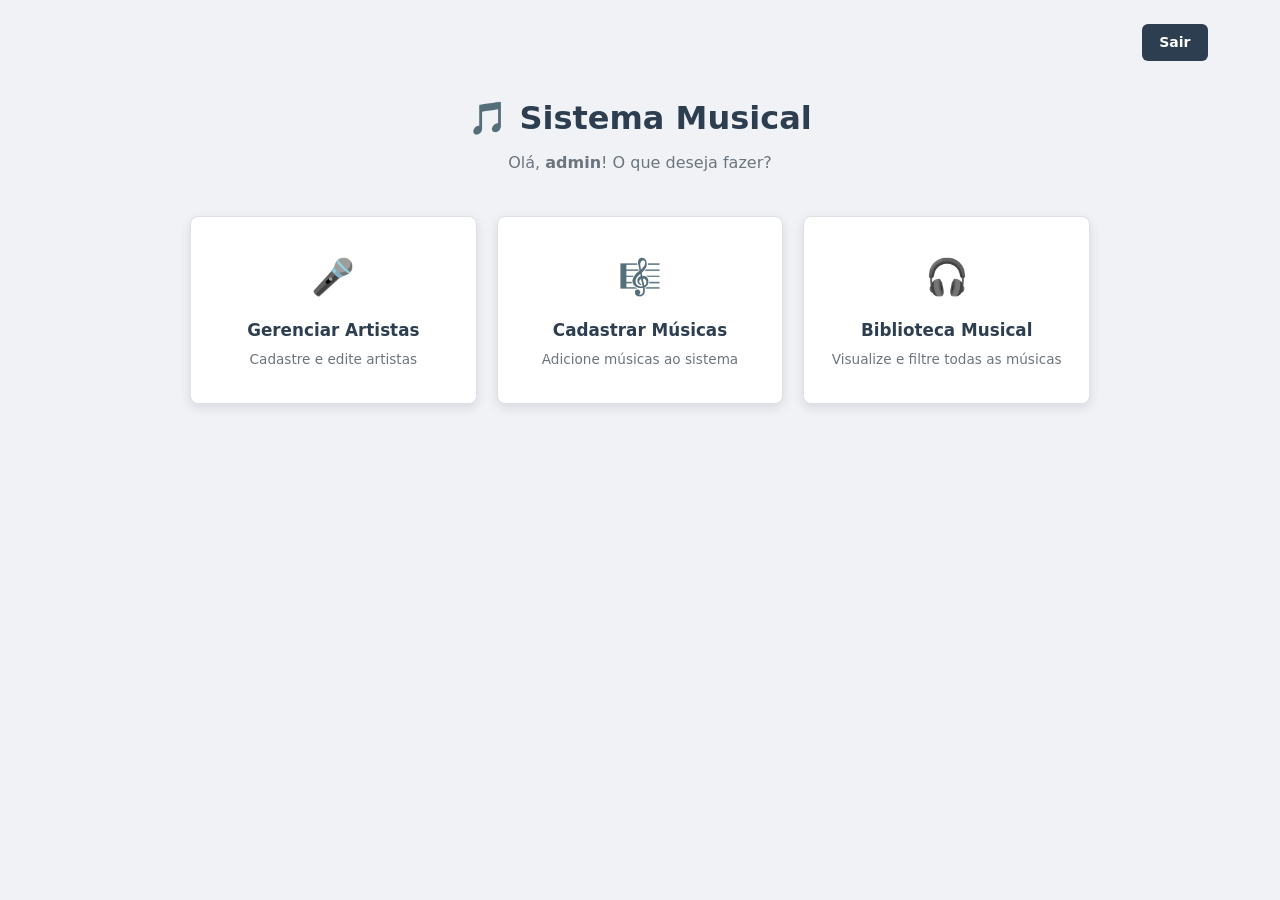
<file: index.html>
<!DOCTYPE html>
<html lang="pt-br">
<head>
    <!-- O head é igual ao do login: só muda o title. -->
    <meta charset="UTF-8">
    <meta name="viewport" content="width=device-width, initial-scale=1.0">
    <title>Menu Principal Sistema Musical</title>
    <link rel="icon" href="data:image/svg+xml,<svg xmlns=%27http://www.w3.org/2000/svg%27 viewBox=%270 0 100 100%27><text y=%27.9em%27 font-size=%2790%27>🎵</text></svg>">
    <link rel="stylesheet" href="styles.css">
</head>
<body>
    <!-- container: caixa com largura máxima, centralizada. Usada em todas as telas, menos no login. -->
    <div class="container">
        <!-- topbar: barra de cima. O CSS (flex-end) joga o botão Sair para a direita. -->
        <div class="topbar">
            <!-- Um link (a) com cara de botão: a classe btn-back deixa ele escuro. -->
            <!-- Na Sprint 2 este link vai para logout.php, que encerra a sessão. -->
            <a href="login.html" class="btn-back">Sair</a>
        </div>

        <!-- page-header: as boas-vindas, centralizadas. -->
        <div class="page-header">
            <h1>🎵 Sistema Musical</h1>
            <!-- "admin" está fixo (dado inventado). Na Sprint 2 o PHP mostra o nome de quem entrou. -->
            <p>Olá, <strong>admin</strong>! O que deseja fazer?</p>
        </div>

        <!-- menu-grid: a grade dos 3 cards. O CSS usa display: grid para colocá-los lado a lado. -->
        <div class="menu-grid">
            <!-- Cada menu-card tem um link (a) que ocupa o card inteiro: clicar em qualquer parte leva à tela. -->
            <div class="menu-card">
                <a href="cadastro_artista.html">
                    <div class="menu-card-icon">🎤</div> <!-- ícone grande -->
                    <div class="menu-card-title">Gerenciar Artistas</div> <!-- título -->
                    <div class="menu-card-desc">Cadastre e edite artistas</div> <!-- descrição -->
                </a>
            </div>

            <div class="menu-card">
                <a href="cadastro_musica.html">
                    <div class="menu-card-icon">🎼</div>
                    <div class="menu-card-title">Cadastrar Músicas</div>
                    <div class="menu-card-desc">Adicione músicas ao sistema</div>
                </a>
            </div>

            <div class="menu-card">
                <a href="listagem_musicas.html">
                    <div class="menu-card-icon">🎧</div>
                    <div class="menu-card-title">Biblioteca Musical</div>
                    <div class="menu-card-desc">Visualize e filtre todas as músicas</div>
                </a>
            </div>
        </div>
    </div>
</body>
</html>
</file>
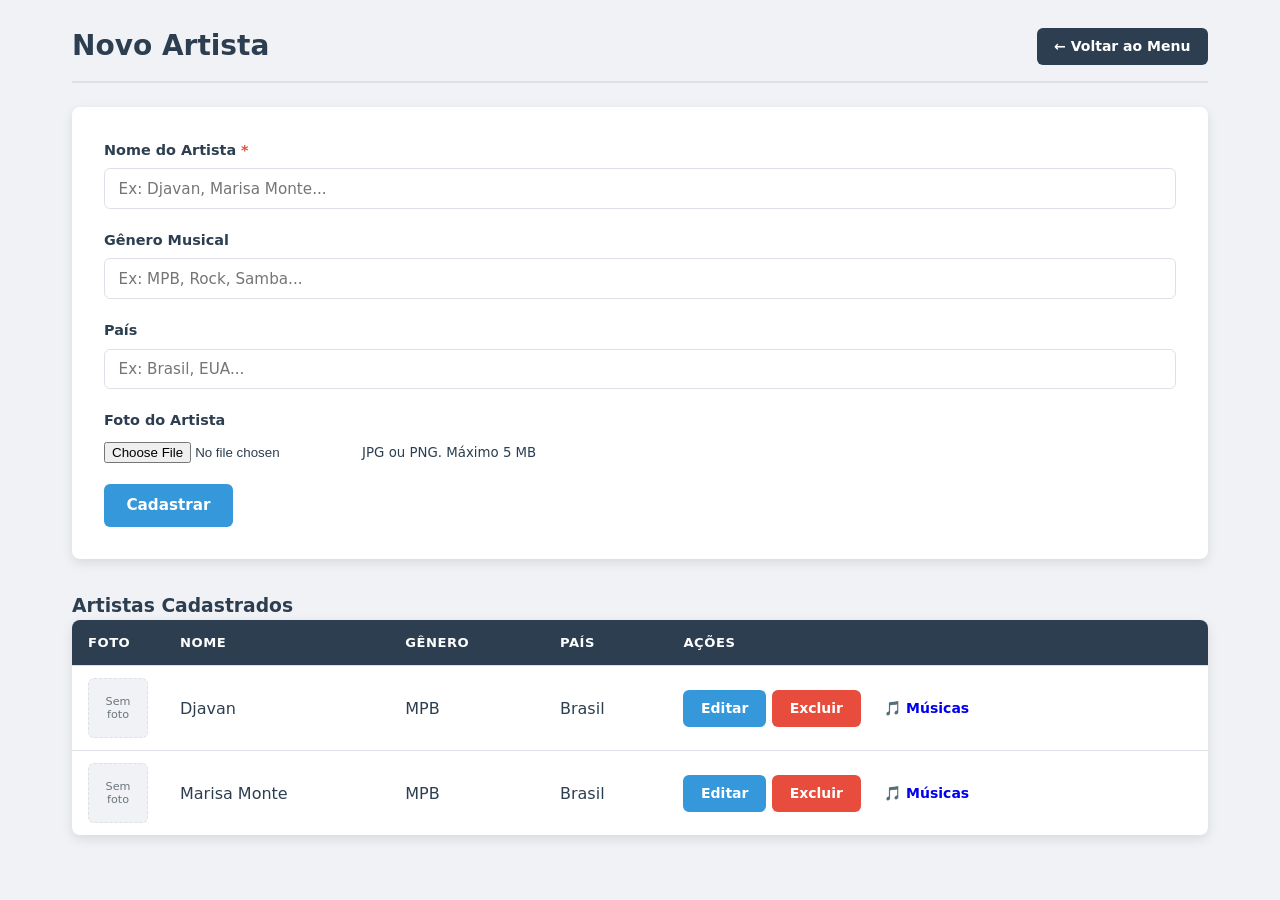
<file: cadastro_artista.html>
<!DOCTYPE html>
<html lang="pt-br">
<head>
    <meta charset="UTF-8">
    <meta name="viewport" content="width=device-width, initial-scale=1.0">
    <title>Novo Artista - Sistema Musical</title>
    <link rel="icon" href="data:image/svg+xml,<svg xmlns='http://www.w3.org/2000/svg' viewBox='0 0 100 100'><text y='.9em' font-size='90'>🎵</text></svg>">
    <link rel="stylesheet" href="styles.css">
</head>
<body>
    <div class="container">


        <!-- A mesma barra de título da Biblioteca (o CSS já existe desde a aula 2) -->
        <div class="page-header-bar">
            <h2>Novo Artista</h2>
            <div class="header-actions">
                <a href="index.html" class="btn-back">← Voltar ao Menu</a>
            </div>
        </div>


        <!-- 
        FORMULÁRIO DE CADASTRO DO ARTISTA (o "criador")
        method="post": envia os dados escondidos. É o certo para cadastrar.
        enctype="multipart/form-data": OBRIGATÓRIO para enviar arquivo (a foto).
        -->
        <form method="post" action="#" enctype="multipart/form-data">
            <!-- form-grid: o CSS transforma em 2 colunas (grid 1fr 1fr). Os campos se encaixam 2 por linha. -->
            <div class="form-grid">
                <div class="form-group">
                    <!-- O vermelho avisa que o campo é obrigatório. A cor vem da variável --red. -->
                    <label for="nome">Nome do Artista <span style="color:var(--red)">*</span></label>
                    <!-- required: o navegador não deixa cadastrar sem nome. -->
                    <input type="text" id="nome" name="nome" required placeholder="Ex: Djavan, Marisa Monte...">
                </div>


                <div class="form-group">
                    <!-- Campo opcional (sem required) -->
                    <label for="genero">Gênero Musical</label>
                    <input type="text" id="genero" name="genero" placeholder="Ex: MPB, Rock, Samba...">
                </div>


                <div class="form-group">
                    <label for="pais">País</label>
                    <input type="text" id="pais" name="pais" placeholder="Ex: Brasil, EUA...">
                </div>


                <div class="form-group">
                    <label for="imagem">Foto do Artista</label>
                    <!-- type="file": abre a janela para escolher um arquivo. accept="image/*": mostra só imagens. -->
                    <input type="file" id="imagem" name="imagem" accept="image/*">
                    <!-- small: texto pequeno de ajuda embaixo do campo -->
                    <small>JPG ou PNG. Máximo 5 MB</small>
                </div>
            </div><!-- fim .form-grid -->


            <!-- form-actions: a área dos botões do formulário (flex). -->
            <div class="form-actions">
                <button type="submit" class="btn-primary">Cadastrar</button>
            </div>
        </form>


        <!-- TABELA DE ARTISTAS (dados fixos nesta fase) -->
        <!-- Usa as MESMAS classes da tabela da Biblioteca: o visual já vem pronto. -->
        <h3>Artistas Cadastrados</h3><!-- h3: subtítulo da tabela -->


        <div class="table-container">
            <table>
                <thead>
                    <tr>
                        <th class="col-foto">Foto</th>
                        <th>Nome</th>
                        <th>Gênero</th>
                        <th>País</th>
                        <th class="col-acoes">Ações</th>
                    </tr>
                </thead>
                <tbody>
                    <!-- Cada tr é um artista -->
                    <tr>
                        <td><div class="no-image">Sem<br>foto</div></td>
                        <td>Djavan</td>
                        <td>MPB</td>
                        <td>Brasil</td>
                        <td>
                            <div class="action-buttons">
                                <a href="#" class="btn-edit">Editar</a>
                                <a href="#" class="btn-delete">Excluir</a>
                                <!-- btn-music (verde): leva ao cadastro das músicas DESTE artista. -->
                                <a href="cadastro_musica.html" class="btn-music">🎵 Músicas</a>
                            </div>
                        </td>
                    </tr>
                    <tr>
                        <td><div class="no-image">Sem<br>foto</div></td>
                        <td>Marisa Monte</td>
                        <td>MPB</td>
                        <td>Brasil</td>
                        <td>
                            <div class="action-buttons">
                                <a href="#" class="btn-edit">Editar</a>
                                <a href="#" class="btn-delete">Excluir</a>
                                <a href="cadastro_musica.html" class="btn-music">🎵 Músicas</a>
                            </div>
                        </td>
                    </tr>
                </tbody>
            </table>
        </div>


    </div>
</body>
</html>
</file>
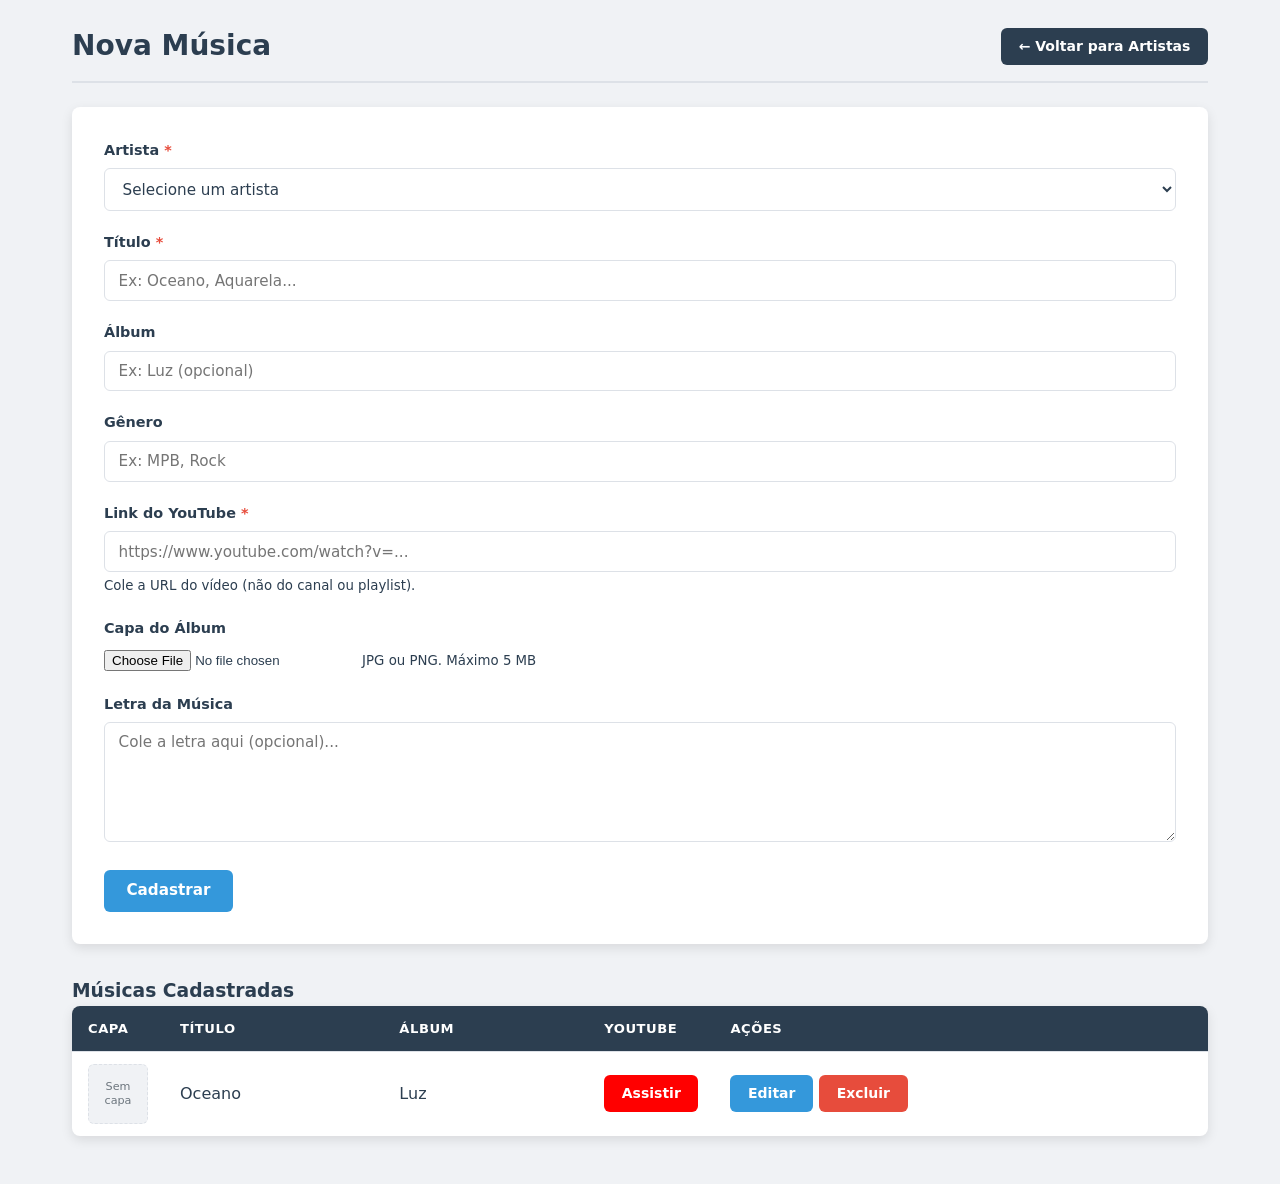
<file: cadastro_musica.html>
<!DOCTYPE html>
<html lang="pt-br">
<head>
    <meta charset="UTF-8">
    <meta name="viewport" content="width=device-width, initial-scale=1.0">
    <title>Nova Música - Sistema Musical</title>
    <link rel="icon" href="data:image/svg+xml,<svg xmlns=%27http://www.w3.org/2000/svg%27 viewBox=%270 0 100 100%27><text y=%27.9em%27 font-size=%2790%27>🎵</text></svg>">
    <link rel="stylesheet" href="styles.css">
</head>
<body>
    <div class="container">
        <!-- Aqui o botão volta para os ARTISTAS: chegamos nesta tela pelo botão verde "Músicas". -->
        <div class="page-header-bar">
            <h2>Nova Música</h2>
            <div class="header-actions">
                <a href="cadastro_artista.html" class="btn-back">← Voltar para Artistas</a>
            </div>
        </div>

        <!-- FORMULÁRIO DA MÚSICA (a "obra"). Igual ao do artista: post, enctype e form-grid. -->
        <form method="post" action="#" enctype="multipart/form-data">
            <div class="form-grid">
                <!-- Linha 1: Artista e Título -->
                <div class="form-group">
                    <!-- 
                    select required: a música PRECISA de um artista.
                    A 1ª opção tem value="" (vazio): se a pessoa não escolher, o required bloqueia.
                    value="1", "2": o código do artista. Na Sprint 2 é assim que o banco
                    liga a música ao artista dela (chave estrangeira artista_id).
                    -->
                    <label for="artista_id">Artista <span style="color:var(--red)">*</span></label>
                    <select name="artista_id" id="artista_id" required>
                        <option value="">Selecione um artista</option>
                        <option value="1">Djavan</option>
                        <option value="2">Marisa Monte</option>
                    </select>
                </div>

                <div class="form-group">
                    <label for="titulo">Título <span style="color:var(--red)">*</span></label>
                    <input type="text" id="titulo" name="titulo" required placeholder="Ex: Oceano, Aquarela...">
                </div>

                <!-- Linha 2: Álbum e Gênero (opcionais) -->
                <div class="form-group">
                    <label for="album">Álbum</label>
                    <input type="text" id="album" name="album" placeholder="Ex: Luz (opcional)">
                </div>

                <div class="form-group">
                    <label for="genero">Gênero</label>
                    <input type="text" id="genero" name="genero" placeholder="Ex: MPB, Rock">
                </div>

                <!-- Linha 3: YouTube e Capa -->
                <div class="form-group">
                    <!-- type="url": o navegador confere se é um endereço de internet (http...) -->
                    <label for="youtube_link">Link do YouTube <span style="color:var(--red)">*</span></label>
                    <input type="url" id="youtube_link" name="youtube_link" required placeholder="https://www.youtube.com/watch?v=...">
                    <small>Cole a URL do vídeo (não do canal ou playlist).</small>
                </div>

                <div class="form-group">
                    <label for="imagem_capa">Capa do Álbum</label>
                    <!-- mesmo campo de foto do artista: só imagens. -->
                    <input type="file" id="imagem_capa" name="imagem_capa" accept="image/*">
                    <small>JPG ou PNG. Máximo 5 MB</small>
                </div>

                <!-- Linha 4: Letra. A classe "full" faz este campo ocupar as 2 colunas (grid-column: 1 / -1). -->
                <div class="form-group full">
                    <label for="letra">Letra da Música</label>
                    <!-- textarea: caixa de texto com várias linhas. Diferente do input, ela tem fechamento. -->
                    <textarea id="letra" name="letra" placeholder="Cole a letra aqui (opcional)..."></textarea>
                </div>
            </div><!-- fim .form-grid -->

            <div class="form-actions">
                <button type="submit" class="btn-primary">Cadastrar</button>
            </div>
        </form>

        <!-- TABELA DE MÚSICAS DO ARTISTA (dados fixos nesta fase) -->
        <h3>Músicas Cadastradas</h3>
        <div class="table-container">
            <table>
                <thead>
                    <tr>
                        <th class="col-capa">Capa</th>
                        <th>Título</th>
                        <th>Álbum</th>
                        <th class="col-youtube">YouTube</th>
                        <th class="col-acoes">Ações</th>
                    </tr>
                </thead>
                <tbody>
                    <tr>
                        <td><div class="no-image">Sem<br>capa</div></td>
                        <td>Oceano</td>
                        <td>Luz</td>
                        <!-- Abre o vídeo numa aba nova. -->
                        <td><a href="#" target="_blank" class="btn-youtube">Assistir</a></td>
                        <td>
                            <div class="action-buttons">
                                <a href="#" class="btn-edit">Editar</a>
                                <a href="#" class="btn-delete">Excluir</a>
                            </div>
                        </td>
                    </tr>
                </tbody>
            </table>
        </div>
    </div>
</body>
</html>
</file>
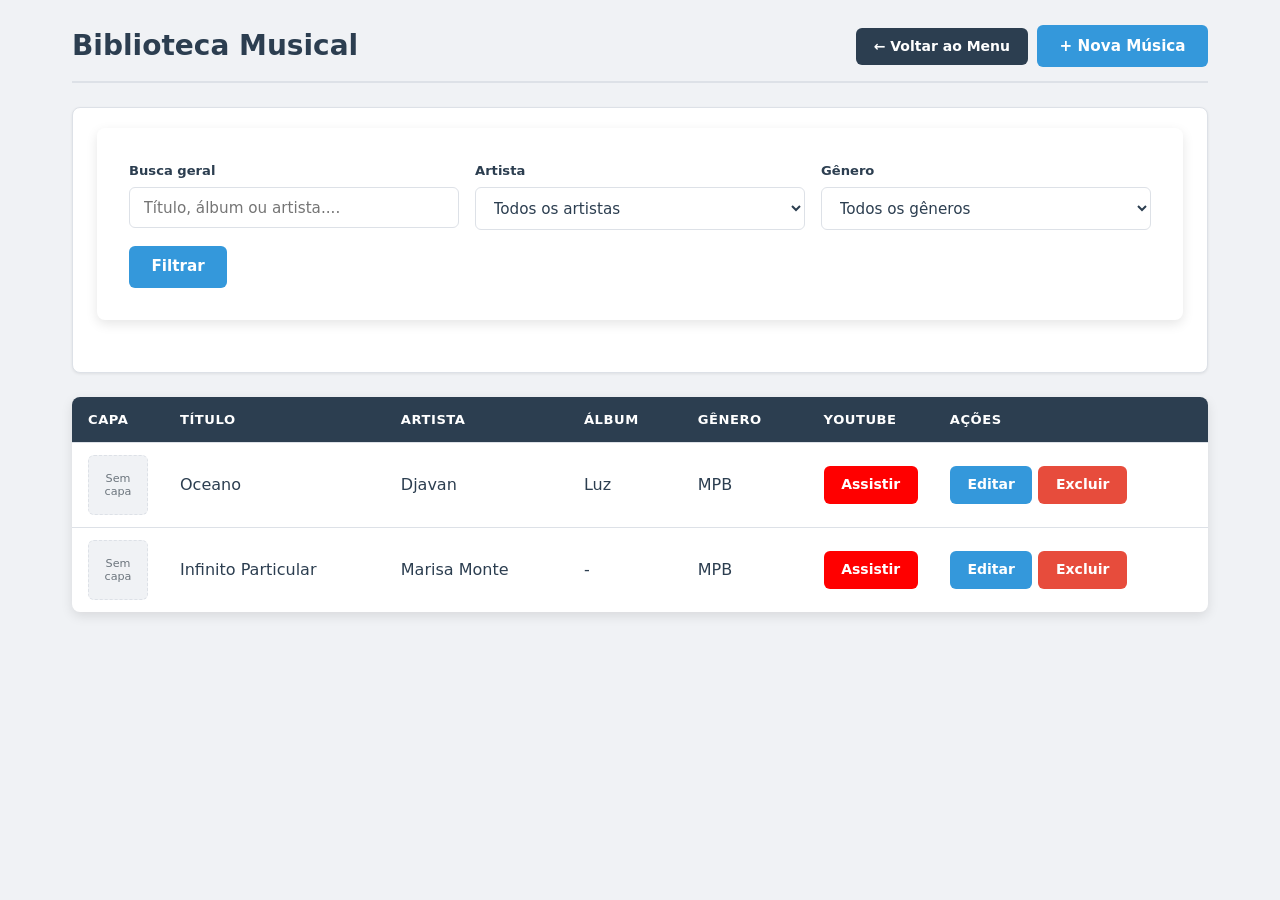
<file: listagem_musicas.html>
<!DOCTYPE html>
<html lang="pt-br">
<head>
<meta charset="UTF-8">
<meta name="viewport" content="width=device-width, initial-scale=1.0">
<title>Biblioteca Musical Sistema Musical</title>
<link rel="icon" href="data:image/svg+xml,<svg xmlns=%27http://www.w3.org/2000/svg%27 viewBox=%270 0 100 100%27><text y=%27.9em%27 font-size=%2790%27>🎵</text></svg>">
<link rel="stylesheet" href="styles.css">
</head>
<body>
<div class="container">

<!--
CABEÇALHO DA PAGINA
page-header-bar: o CSS (flex + space-between) deixa o título
à esquerda e os botões à direita. Esta barra se repete nos cadastros...
-->
<div class="page-header-bar">
<h2>Biblioteca Musical</h2>
<!-- h2: o título desta tela -->
<div class="header-actions">
<!-- Links com cara de botão: btn-back (escuro) e btn-primary (azul). -->
<a href="index.html" class="btn-back">← Voltar ao Menu</a>
<a href="cadastro_musica.html" class="btn-primary">+ Nova Música</a>
</div>
</div>

<!--
FILTROS
Nesta fase eles só aparecem (não filtram de verdade).
method="get": na Sprint 2 o que a pessoa escolher vai aparecer no endereço
(ex.: ?artista=1) e o PHP usa isso para filtrar no banco.
-->
<div class="filters">
<form method="get" class="filter-form" action="#">
<!-- filter-group: os 3 filtros. O CSS (flex) coloca lado a lado. -->
<div class="filter-group">
<!-- filter-item: um filtro rótulo campo. -->
<div class="filter-item">
<label for="busca">Busca geral</label>
<input type="text" name="busca" id="busca" placeholder="Título, álbum ou artista....">
</div>
<div class="filter-item">
<label for="artista">Artista</label>
<!-- select: lista para escolher uma opção.
value="" (vazio) = "todos". O número é o código do artista no banco. -->
<select name="artista" id="artista">
<option value="">Todos os artistas</option>
<option value="1">Djavan</option>
<option value="2">Marisa Monte</option>
</select>
</div>
<div class="filter-item">
<label for="genero">Gênero</label>
<select name="genero" id="genero">
<option value="">Todos os gêneros</option>
<option value="MPB">MPB</option>
</select>
</div>
</div>
<!-- filter-actions: a área do botão de filtrar. -->
<div class="filter-actions">
<button type="submit" class="btn-primary">Filtrar</button>
</div>
</form>
</div>

<!--
TABELA DE MUSICAS
table-container: a caixa branca com sombra em volta da tabela.
-->
<div class="table-container">
<table>
<!-- thead: o cabeçalho da tabela. tr = linha. th = célula de título. -->
<thead>
<tr>
<!-- As classes col... deixam o CSS controlar a largura destas colunas. -->
<th class="col-capa">Capa</th>
<th>Título</th>
<th>Artista</th>
<th>Álbum</th>
<th>Gênero</th>
<th class="col-youtube">YouTube</th>
<th class="col-acoes">Ações</th>
</tr>
</thead>
<!-- tbody: o corpo. Cada tr é UMA música; cada td é uma informação dela.
Os dados estão fixos aqui. Na Sprint 2 o PHP cria estas linhas a partir do banco. -->
<tbody>
<tr>
<!-- no-image: quadrado "Sem capa" no lugar da imagem (a capa real vem na Sprint 2). -->
<td><div class="no-image">Sem<br>capa</div></td>
<td>Oceano</td>
<td>Djavan</td>
<td>Luz</td>
<td>MPB</td>
<!-- target="_blank": abre o video numa aba nova, sem sair do sistema... -->
<td><a href="#" target="_blank" class="btn-youtube">Assistir</a></td>
<td>
<!-- action-buttons: junta Editar e Excluir lado a lado (flex). -->
<div class="action-buttons">
<a href="#" class="btn-edit">Editar</a>
<a href="#" class="btn-delete">Excluir</a>
</div>
</td>
</tr>
<tr>
<td><div class="no-image">Sem<br>capa</div></td>
<td>Infinito Particular</td>
<td>Marisa Monte</td>
<td>-</td> <!-- sem álbum: mostramos um traço -->
<td>MPB</td>
<td><a href="#" target="_blank" class="btn-youtube">Assistir</a></td>
<td>
<div class="action-buttons">
<a href="#" class="btn-edit">Editar</a>
<a href="#" class="btn-delete">Excluir</a>
</div>
</td>
</tr>
</tbody>
</table>
</div>

</div>
</body>
</html>
</file>
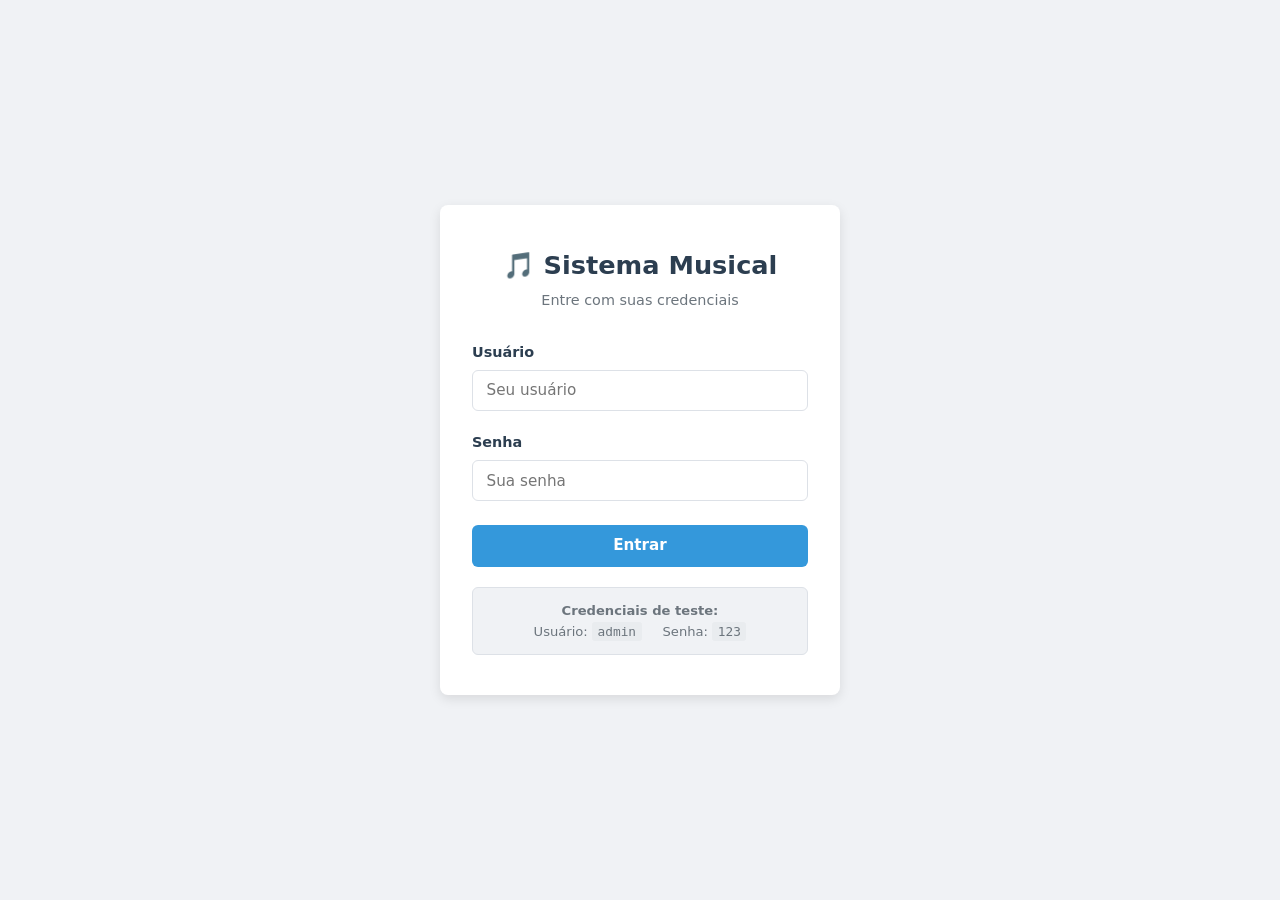
<file: login.html>
<!DOCTYPE html>
<html lang="pt-br">
<!-- lang="pt-br": o conteúdo está em português (ajuda o Google e o leitor de tela). -->

<head>
    <!-- HEAD: configurações da página. Nada daqui aparece dentro da página. -->
    <meta charset="UTF-8">
    <!-- UTF-8: libera os acentos (ç, ã, é). -->
    <meta name="viewport" content="width=device-width, initial-scale=1.0">
    <!-- viewport: faz a página caber na tela do celular. -->
    <title>Login Sistema Musical</title>
    <!-- title: o nome que aparece na aba do navegador. -->
    <link rel="icon" href="data:image/svg+xml,<svg xmlns=%27http://www.w3.org/2000/svg%27 viewBox=%270 0 100 100%27><text y=%27.9em%27 font-size=%2790%27>🎵</text></svg>">
    <!-- rel="icon" o ícone da aba. Aqui é o emoji desenhado direto no código. -->
    <link rel="stylesheet" href="styles.css">
    <!-- rel="stylesheet": liga o arquivo de estilo. Todas as telas usam o MESMO styles.css... -->
</head>

<!-- A classe login-page é usada no CSS para centralizar o cartão no meio da tela. -->
<body class="login-page">

    <!-- login-card: a caixa branca que guarda o login inteiro. -->
    <div class="login-card">
        <!-- login-header: título e subtítulo, centralizados pelo CSS. -->
        <div class="login-header">
            <h1>🎵 Sistema Musical</h1>
            <p>Entre com suas credenciais</p>
        </div>

        <!-- FORM: o formulário de login.
        method="post": envia os dados escondidos (não aparecem no endereço).
        action="#": por enquanto não envia para lugar nenhum.
        Na Sprint 2 (back-end), o action vai mandar os dados para o PHP. -->
        <form method="post" action="#">
            <!-- form-group: junta um rótulo (label) e seu campo (input). -->
            <div class="form-group">
                <!-- for "usuario" é igual ao id do input: clicar no texto foca o campo. -->
                <label for="usuario">Usuário</label>
                <!--
                type="text": campo de texto comum.
                name: o nome do dado que o PHP vai receber na Sprint 2.
                required: o navegador não deixa enviar vazio.
                autocomplete: o navegador pode sugerir o usuário salvo.
                placeholder: a dica cinza dentro do campo.
                -->
                <input type="text"
                       id="usuario"
                       name="usuario"
                       required
                       autocomplete="username"
                       placeholder="Seu usuário">
            </div>

            <div class="form-group">
                <label for="senha">Senha</label>
                <!-- type="password": esconde o que a pessoa digita. -->
                <input type="password"
                       id="senha"
                       name="senha"
                       required
                       autocomplete="current-password"
                       placeholder="Sua senha">
            </div>

            <!-- type="submit": envia o formulário. A classe btn-primary deixa o botão azul. -->
            <button type="submit" class="btn-primary">Entrar</button>
        </form>

        <!-- login-hint: a dica com as credenciais de teste. <code> mostra em fonte de código. -->
        <div class="login-hint">
            <strong>Credenciais de teste:</strong><br>
            Usuário: <code>admin</code> &nbsp; &nbsp; Senha: <code>123</code>
            <!-- &nbsp; espaço que não quebra a linha. -->
        </div>
    </div>

</body>
</html>
</file>
<file: styles.css>
/*
==========================================================================
SISTEMA MUSICAL: Folha de Estilos Principal
Um único arquivo para TODAS as telas. Ele cresce a cada aula:
Aula 1: base, formulário, botões, login e menu
Aula 2: títulos, barra de título, cores dos botões, tabelas e filtros
Aula 3: formulário em grade, campo de foto e botão de músicas
Aula 4: url e textarea, campo "full", utilitários e celular
==========================================================================
*/

/*
1. VARIÁVEIS E RESET [AULA 1]
:root guarda as variáveis. Escrevemos o valor UMA vez e usamos
em todo lugar com var(--nome). Para mudar a identidade visual do
sistema, basta trocar as cores aqui.
*/
:root {
  --primary: #2c3e50;       /* azul bem escuro: títulos, cabeçalho da tabela */
  --blue: #3498db;          /* azul: botão principal e editar */
  --blue-dark: #2980b9;     /* azul escuro: hover */
  --green: #27ae60;         /* verde: botão de músicas */
  --red: #e74c3c;           /* vermelho: excluir e o de obrigatório */
  --red-dark: #c0392b;
  --bg: #f0f2f5;            /* fundo cinza claro da página */
  --surface: #ffffff;       /* fundo dos cartões */
  --border: #dde1e7;        /* cor das bordas */
  --text: #2c3e50;
  --text-muted: #6c757d;    /* texto cinza, menos importante */
  --shadow-sm: 0 1px 3px rgba(0,0,0,.08);   /* sombra fraca */
  --shadow-md: 0 4px 12px rgba(0,0,0,.10);  /* sombra média */
  --radius: 8px;            /* arredondamento dos cantos */
  --font: 'Segoe UI', system-ui, -apple-system, sans-serif;
}

/* Reset: zera as margens que o navegador coloca sozinho.
box-sizing: border-box faz a largura já incluir padding e borda. */
*, *::before, *::after {
  margin: 0;
  padding: 0;
  box-sizing: border-box;
}

/* A página inteira: fonte, fundo e cor do texto. */
body {
  font-family: var(--font);
  background-color: var(--bg);
  color: var(--text);
  line-height: 1.6;        /* espaço entre as linhas do texto */
  min-height: 100vh;       /* no mínimo a altura toda da tela */
}

/*
2. FORMULÁRIOS [AULA 1]
Base usada por TODAS as telas que têm <form>.
Todo formulário vira um cartão branco com sombra.
*/
form {
  background: var(--surface);
  padding: 2rem;
  border-radius: var(--radius);
  box-shadow: var(--shadow-md);
  margin-bottom: 2rem;
}

/* Espaço embaixo de cada grupo (rótulo + campo). */
.form-group {
  margin-bottom: 1.25rem;
}

/* display: block coloca o rótulo numa linha só dele, em cima do campo. */
label {
  display: block;
  margin-bottom: .4rem;
  font-size: .9rem;
  font-weight: 600;
  color: var(--primary);
}

/* Os campos ocupam a largura toda e ganham borda fina.
textarea e select já ficam prontos para as próximas telas. */
input[type="text"],
input[type="password"],
textarea,
select {
  width: 100%;
  padding: .65rem .85rem;
  border: 1.5px solid var(--border);
  border-radius: 6px;
  font-size: .95rem;
  font-family: var(--font); /* sem isso, campos usam outra fonte */
  color: var(--text);
  background: var(--surface);
  transition: border-color .25s, box-shadow .25s; /* muda suave */
}

/* :focus quando a pessoa clica no campo. A borda fica azul. */
input:focus,
textarea:focus,
select:focus {
  outline: none;
  border-color: var(--blue);
  box-shadow: 0 0 0 3px rgba(52, 152, 219, .15);
}

/*
3. BOTÕES [AULA 1, cores novas nas aulas 2 e 3]
Seletor em grupo (vírgulas): TODOS os botões do sistema têm o
mesmo formato. Cada um ganha a sua cor mais abaixo.
*/
.btn-primary,
.btn-edit,
.btn-delete,
.btn-music,
.btn-back,
.btn-youtube {
  display: inline-flex;     /* ícone e texto alinhados */
  align-items: center;
  justify-content: center;
  gap: .35rem;
  padding: .55rem 1.1rem;
  border: none;
  border-radius: 6px;
  font-size: .875rem;
  font-weight: 600;
  font-family: var(--font);
  cursor: pointer;          /* mãozinha no mouse */
  text-decoration: none;    /* links sem sublinhado */
  white-space: nowrap;      /* texto não quebra linha */
  transition: background-color .2s, transform .15s, box-shadow .2s;
  line-height: 1.4;
}

/* Botão principal: azul. No hover escurece e sobe 1px. */
.btn-primary {
  padding: .65rem 1.4rem;
  font-size: .95rem;
  background: var(--blue);
  color: #fff;
}

.btn-primary:hover {
  background: var(--blue-dark);
  transform: translateY(-1px);
  box-shadow: var(--shadow-sm);
}

/* Voltar e Sair: escuro. */
.btn-back {
  background: var(--primary);
  color: #fff;
}

.btn-back:hover {
  background: #1a252f;
}

/*
5. TELA DE LOGIN [AULA 1]
O body do login vira flex para centralizar o cartão:
justify-content horizontal, align-items vertical.
*/
.login-page {
  display: flex;
  justify-content: center;
  align-items: center;
  min-height: 100vh;
  background: var(--bg);
  padding: 1rem;
}

/* O cartão branco, com no máximo 400px de largura. */
.login-card {
  background: var(--surface);
  padding: 2.5rem 2rem;
  border-radius: var(--radius);
  box-shadow: var(--shadow-md);
  width: 100%;
  max-width: 400px;
}

/* O form já é um cartão (seção 2). Dentro do login-card tiramos
o fundo e a sombra para não ficar "caixa dentro de caixa". */
.login-card form {
  background: none;
  box-shadow: none;
  padding: 0;
  margin: 0;
}

.login-header {
  text-align: center;
  margin-bottom: 1.75rem;
}

.login-header h1 {
  font-size: 1.6rem;
  color: var(--primary);
  margin-bottom: .25rem;
}

.login-header p {
  color: var(--text-muted);
  font-size: .9rem;
}

/* Seletor com espaço "que está dentro de". Só o botão do login ocupa a largura toda. */
.login-card .btn-primary {
  width: 100%;
  margin-top: .25rem;
}

/* A caixinha com a dica das credenciais. */
.login-hint {
  margin-top: 1.25rem;
  padding: .75rem 1rem;
  background: var(--bg);
  border-radius: 6px;
  text-align: center;
  font-size: .82rem;
  color: var(--text-muted);
  border: 1px solid var(--border);
}

.login-hint code {
  background: #e9ecef;
  padding: .1rem .35rem;
  border-radius: 3px;
  font-size: .8rem;
}

/*
6. LAYOUT BASE [AULA 1]
O container de todas as telas, menos o login.
Largura máxima de 1200px. margin: 0 auto centraliza a caixa.
*/
.container {
  max-width: 1200px;
  margin: 0 auto;
  padding: 24px 32px;
}

/*
7. MENU PRINCIPAL [AULA 1]
*/

/* flex-end empurra o botão Sair para a direita. */
.topbar {
  display: flex;
  justify-content: flex-end;
  margin-bottom: 2rem;
}

.page-header {
  text-align: center;
  margin-bottom: 2.5rem;
}

.page-header h1 {
  font-size: 2rem;
  color: var(--primary);
  margin-bottom: .35rem;
}

.page-header p {
  color: var(--text-muted);
  font-size: 1rem;
}

/* A grade dos cards. auto-fit "coloque quantas colunas couberem,
cada uma com no mínimo 240px. No celular os cards descem sozinhos." */
.menu-grid {
  display: grid;
  grid-template-columns: repeat(auto-fit, minmax(240px, 1fr));
  gap: 1.25rem;
  max-width: 900px;
  margin: 0 auto;
}

.menu-card {
  background: var(--surface);
  border-radius: var(--radius);
  box-shadow: var(--shadow-md);
  transition: transform .2s, box-shadow .25s;
  border: 1px solid var(--border);
}

/* Com o mouse em cima, o card sobe 4px e a sombra cresce. */
.menu-card:hover {
  transform: translateY(-4px);
  box-shadow: 0 8px 20px rgba(0,0,0,.13);
}

/* display: block faz o link ocupar o card inteiro (tudo clicável). */
.menu-card a {
  display: block;
  padding: 2rem 1.5rem;
  text-align: center;
  text-decoration: none;
  color: var(--text);
}

.menu-card-icon {
  font-size: 2.2rem;
  margin-bottom: .75rem;
}

.menu-card-title {
  font-size: 1.05rem;
  font-weight: 600;
  color: var(--primary);
  margin-bottom: .35rem;
}

.menu-card-desc {
  font-size: .85rem;
  color: var(--text-muted);
}

/* [AULA 2] Cores dos botões de ação da tabela.
Azul = ação normal. Vermelho perigo (excluir). */
.btn-edit { background: var(--blue); color: #fff; }
.btn-edit:hover { background: var(--blue-dark); }

.btn-delete { background: var(--red); color: #fff; }
.btn-delete:hover { background: var(--red-dark); }

/* [AULA 2] O vermelho do YouTube, para reconhecer na hora. */
.btn-youtube { background: #ff0000; color: #fff; }
.btn-youtube:hover { background: #cc0000; }


/* 8. TIPOGRAFIA [h2 na AULA 2] */

/* Todo h2 do sistema: grande, cor principal e uma linha embaixo. */
h2 {
    font-size: 1.75rem;
    font-weight: 600;
    color: var(--primary);
    margin-bottom: 1.5rem;
    padding-bottom: .75rem;
    border-bottom: 2px solid var(--border);
}


/* 9. CABEÇALHO DE PÁGINA COM AÇÕES [AULA 2] */

/* Usado na Biblioteca e nos dois cadastros.
space-between: titulo na esquerda, botões na direita.
flex-wrap: se faltar espaço, os botões descem. */
.page-header-bar {
    display: flex;
    align-items: center;
    justify-content: space-between;
    gap: 1rem;
    margin-bottom: 1.5rem;
    padding-bottom: .75rem;
    border-bottom: 2px solid var(--border);
    flex-wrap: wrap;
}

/* A barra já tem linha embaixo. Tiramos a linha do h2 que está
dentro dela, senão ficariam duas. */
.page-header-bar h2 {
    margin: 0;
    padding: 0;
    border: none;
    font-size: 1.75rem;
    font-weight: 600;
    color: var(--primary);
}

.page-header-bar .header-actions {
    display: flex;
    gap: .6rem;
    flex-wrap: wrap;
    align-items: center;
}


/* 11. TABELAS [AULA 2] */

/* A caixa da tabela. overflow: hidden corta o que passa dos cantos
redondos (senão o cabeçalho escuro "vaza" no canto). */
.table-container {
    background: var(--surface);
    border-radius: var(--radius);
    box-shadow: var(--shadow-md);
    overflow: hidden;
    margin-bottom: 1.5rem;
}

/* border-collapse: as bordas das células viram uma só. */
table {
    width: 100%;
    border-collapse: collapse;
}

/* Espaço dentro das células e uma linha fina entre as linhas. */
th, td {
    padding: 12px 16px;
    text-align: left;
    vertical-align: middle;
    border-bottom: 1px solid var(--border);
}

/* Cabeçalho escuro, letra branca e MAIÚSCULA. */
th {
    background: var(--primary);
    color: #fff;
    font-size: .82rem;
    font-weight: 600;
    letter-spacing: .04em;
    text-transform: uppercase;
    white-space: nowrap;
}

tbody tr:last-child td { border-bottom: none; } /* a última linha sem borda */
tbody tr:hover { background: #f8fafc; } /* linha clareia com o mouse */

/* Larguras fixas das colunas pequenas. */
.col-foto,
.col-capa { width: 90px; white-space: nowrap; }
.col-youtube { width: 110px; white-space: nowrap; }
.col-acoes { white-space: nowrap; }

/* Editar e Excluir lado a lado. */
.action-buttons {
    display: flex;
    gap: 6px;
    align-items: center;
    flex-wrap: nowrap;
}

/* [Sprint 2] A miniatura da capa ou da foto de verdade. */
.table-thumbnail {
    width: 60px;
    height: 60px;
    object-fit: cover;
    border-radius: 6px;
    display: block;
}

/* O quadrado "Sem capa / Sem foto": borda tracejada e texto no meio. */
.no-image {
    width: 60px;
    height: 60px;
    background: var(--bg);
    border: 1.5px dashed var(--border);
    border-radius: 6px;
    display: flex;
    align-items: center;
    justify-content: center;
    font-size: .7rem;
    color: var(--text-muted);
    text-align: center;
    line-height: 1.2;
}

/* [Sprint 2] Célula de "nenhuma música encontrada". */
td.empty-cell {
    text-align: center;
    color: var(--text-muted);
    padding: 2rem;
    font-size: .95rem;
}


/* 14. FILTROS [AULA 2] */

.filters {
    background: var(--surface);
    padding: 1.25rem 1.5rem;
    border-radius: var(--radius);
    box-shadow: var(--shadow-sm);
    margin-bottom: 1.5rem;
    border: 1px solid var(--border);
}

/* Os filtros lado a lado. flex-wrap: descem se não couber. */
.filter-group {
    display: flex;
    gap: 1rem;
    flex-wrap: wrap;
    margin-bottom: 1rem;
}

/* flex: 1 cada filtro pega a mesma fatia do espaço.
min-width impede que fique fino demais. */
.filter-item {
    flex: 1;
    min-width: 180px;
}

.filter-item label {
    font-size: .82rem;
}

.filter-actions {
    display: flex;
    gap: .75rem;
    align-items: center;
}

/*
4. MENSAGENS [AULA 4, usadas de verdade na Sprint 2]
Ex.: "Artista cadastrado!" (success) ou "Senha incorreta" (error).
*/
.message {
  display: flex;
  align-items: center;
  gap: .6rem;
  padding: .85rem 1.1rem;
  border-radius: 6px;
  margin-bottom: 1.25rem;
  font-size: .95rem;
  font-weight: 500;
}

.message.success { background: #d4edda; color: #155724; border: 1px solid #c3e6cb; }
.message.error { background: #f8d7da; color: #721c24; border: 1px solid #f5c6cb; }

/*
[AULA 4] A caixa da letra: começa com 120px de altura.
resize: vertical deixa esticar só para baixo.
*/
textarea {
  min-height: 120px;
  resize: vertical;
}

/*
10. FORMULÁRIO EM GRADE [AULAS 3 e 4]
*/
/* [AULA 4] Outros tipos de input ficam iguais ao text. */
input[type="number"],
input[type="url"],
input[type="date"] {
  width: 100%;
  padding: .65rem .85rem;
  border: 1.5px solid var(--border);
  border-radius: 6px;
  font-size: .95rem;
  font-family: var(--font);
  color: var(--text);
  background: var(--surface);
  transition: border-color .2s, box-shadow .2s;
}

/* [AULA 4] O campo com a classe "full" vai da 1ª à última linha
da grade: ocupa as 2 colunas (usado na letra da música). */
.form-grid .form-group.full {
  grid-column: 1 / -1;
}

/*
15. UTILITÁRIOS [AULA 4]
Classes pequenas para usar direto no HTML, sem criar regra nova.
mt = margin-top, mb = margin-bottom.
*/
.text-center { text-align: center; }
.text-muted { color: var(--text-muted); font-size: .9rem; }

.mt-1 { margin-top: .5rem; }
.mt-2 { margin-top: 1rem; }
.mt-3 { margin-top: 1.5rem; }
.mb-1 { margin-bottom: .5rem; }
.mb-2 { margin-bottom: 1rem; }
.mb-3 { margin-bottom: 1.5rem; }

/*
16. RESPONSIVIDADE [AULA 4]
Tudo aqui dentro só vale em telas de até 768px (celular e
tablet em pé). Fica no FIM do arquivo para vencer as regras de cima.
Teste: F12, depois o ícone de celular (modo responsivo).
*/
@media (max-width: 768px) {
  .container { padding: 16px; } /* menos espaço nas bordas */
  h2 { font-size: 1.4rem; }
  form { padding: 1.25rem; }
  .form-grid { grid-template-columns: 1fr; } /* formulário em 1 coluna */
  .filter-group { flex-direction: column; gap: .75rem; } /* filtros empilhados */
  .filter-item { min-width: 100%; }
  .table-container { overflow-x: auto; } /* tabela rola para o lado */
  table { min-width: 560px; }
  th, td { padding: 10px 12px; font-size: .85rem; }
  .table-thumbnail,
  .no-image { width: 48px; height: 48px; }
  .col-foto, .col-capa { width: 68px; }
  .action-buttons { flex-wrap: wrap; gap: 4px; }
  .btn-edit, .btn-delete, .btn-music, .btn-youtube {
    padding: .4rem .7rem;
    font-size: .78rem;
  }
  .menu-grid { grid-template-columns: 1fr; } /* menu: 1 card por linha */
}
</file>
